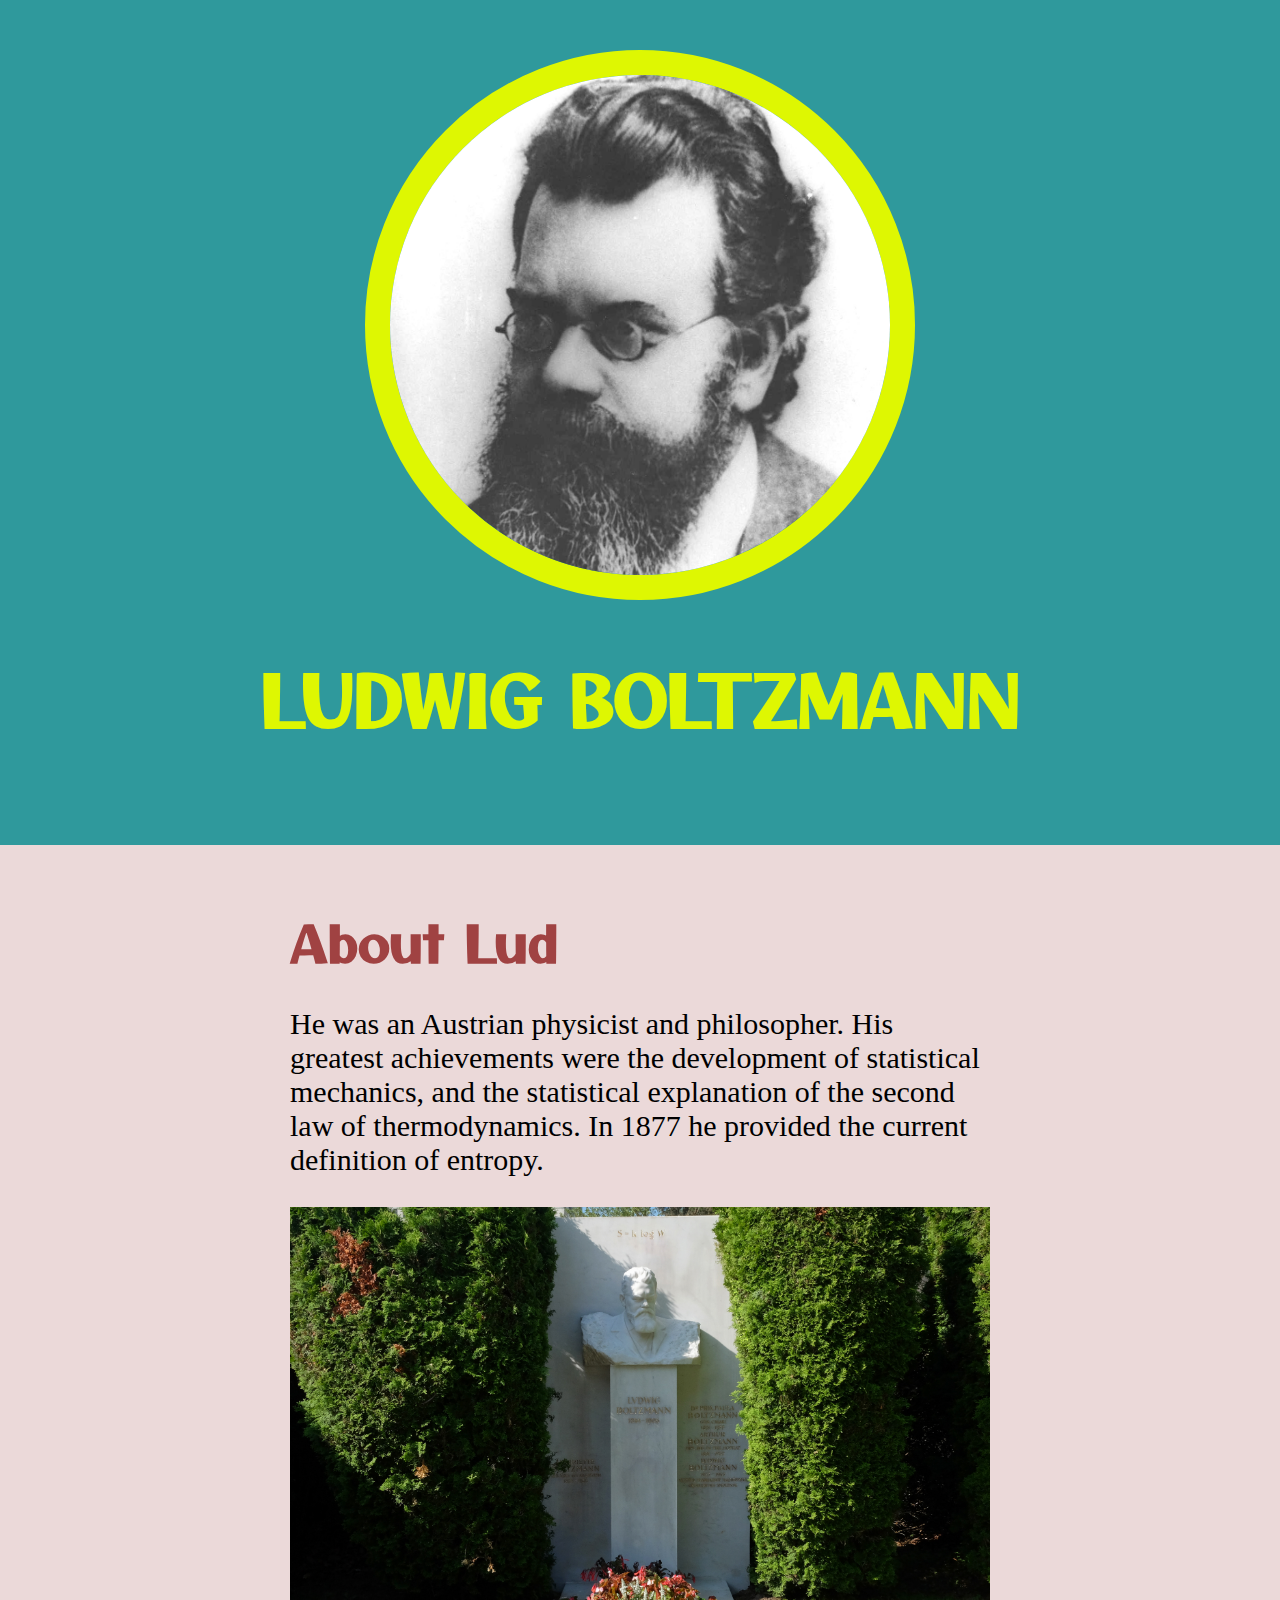
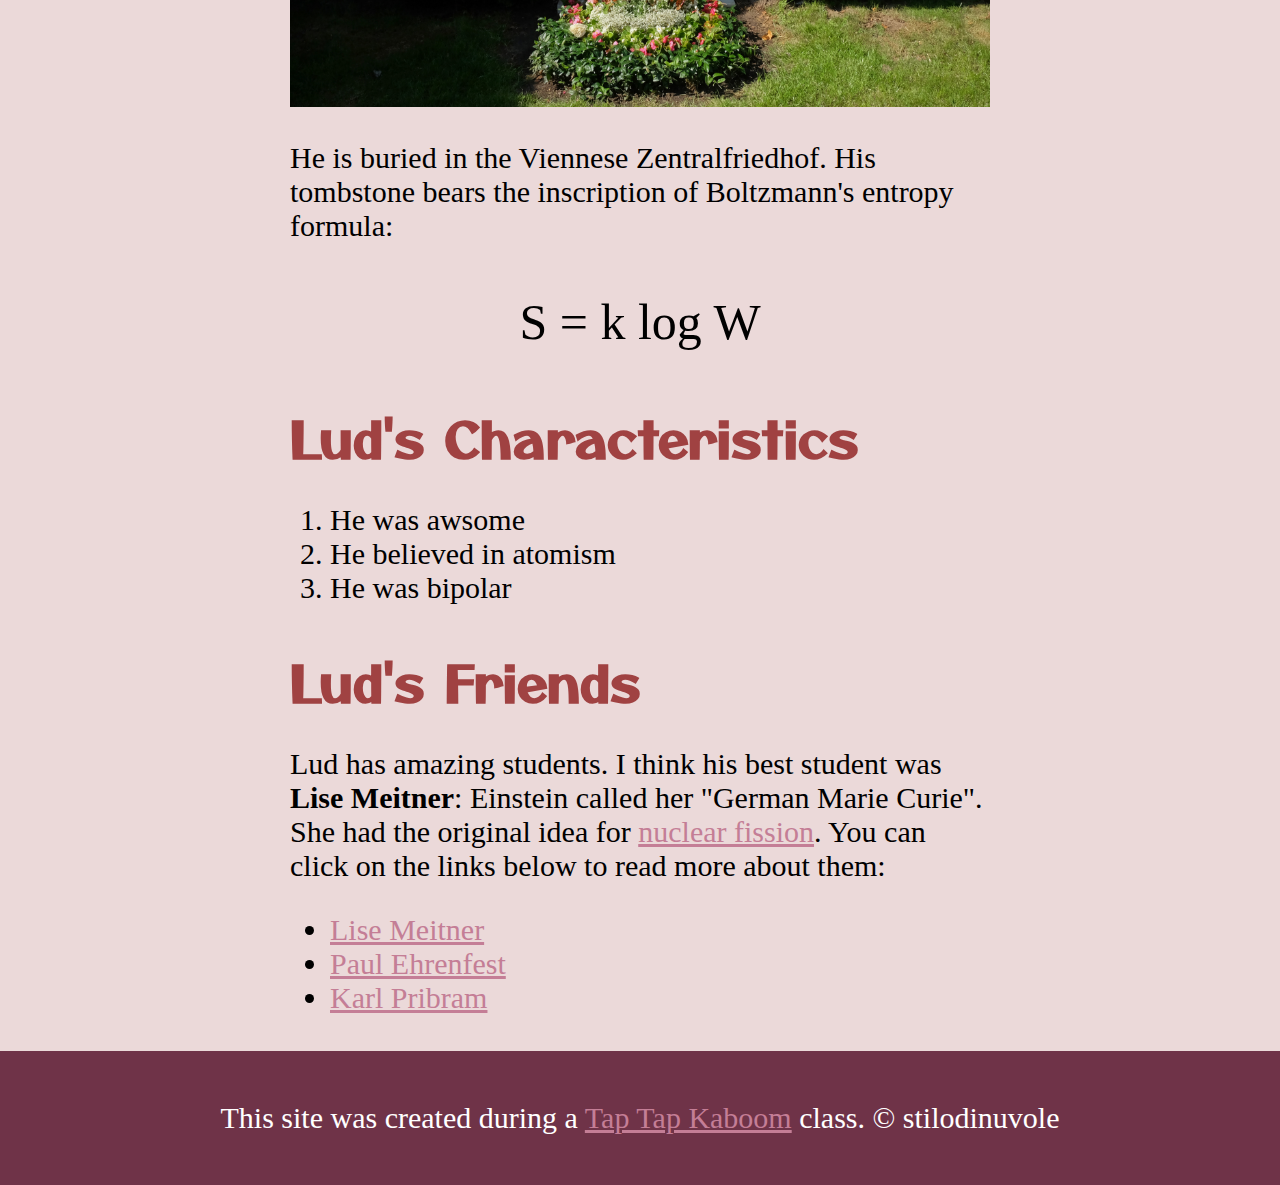
<file: index.html>
<!DOCTYPE html>
<html>
    <head>
        <title> Ludwig Eduard Boltzmann</title>
        <link rel="icon" href="img/Ludwig_Boltzmann.jpg"/>
        <link href="https://fonts.googleapis.com/css2?family=Otomanopee+One&display=swap" rel="stylesheet">
        <link rel="stylesheet" type="text/css" href="css/hero.css">
    </head>
    
    <body>
        <!-- header element-->
        <header>
            <img src="img/Ludwig_Boltzmann.jpg" class="center" width="500" height="500">
            <h1> Ludwig Boltzmann</h1>
        </header>
        <!-- main element-->
        <main>
            <h2>About Lud</h2>
            <p> He was an Austrian physicist and philosopher. His greatest achievements were the development of statistical mechanics, and the statistical explanation of the second law of thermodynamics. In 1877 he provided the current definition of entropy.</p>

            <img src="img/lud_big.jpg" width="800" height="500">
            <p> He is buried in the Viennese Zentralfriedhof. His tombstone bears the inscription of Boltzmann's entropy formula: </p>
            <p style="font-size: 50px; text-align: center;">S = k log W</p>
           <!-- Characteristics-->
            <h2>Lud's Characteristics</h2>
            <ol>
                <li>He was awsome</li>
                <li>He believed in atomism</li>
                <li>He was bipolar</li>
            </ol>
            <!--Friends-->
            <h2> Lud's Friends</h2>
            <p>Lud has amazing students. I think his best student was <b>Lise Meitner</b>: Einstein called her "German Marie Curie". She had the original idea for <a target="_blank" href="https://en.wikipedia.org/wiki/Nuclear_fission">nuclear fission</a>. You can click on the links below to read more about them:</p>
            <ul>
                <li><a target="_blank" href="https://en.wikipedia.org/wiki/Lise_Meitner"> Lise Meitner</a></li>
                <li><a target="_blank" href="https://en.wikipedia.org/wiki/Paul_Ehrenfest">Paul Ehrenfest</a></li>
                <li><a target="_blank" href="https://en.wikipedia.org/wiki/Karl_P%C5%99ibram"> Karl Pribram</a></li>
            </ul>
            

        </main>
        <!--Footer element-->
        <footer>
            <p>This site was created during a <a target="_blank" href="https://www.taptapkaboom.com/">Tap Tap Kaboom</a> class. &copy; stilodinuvole</p>
        </footer>
    </body>
</html>
</file>
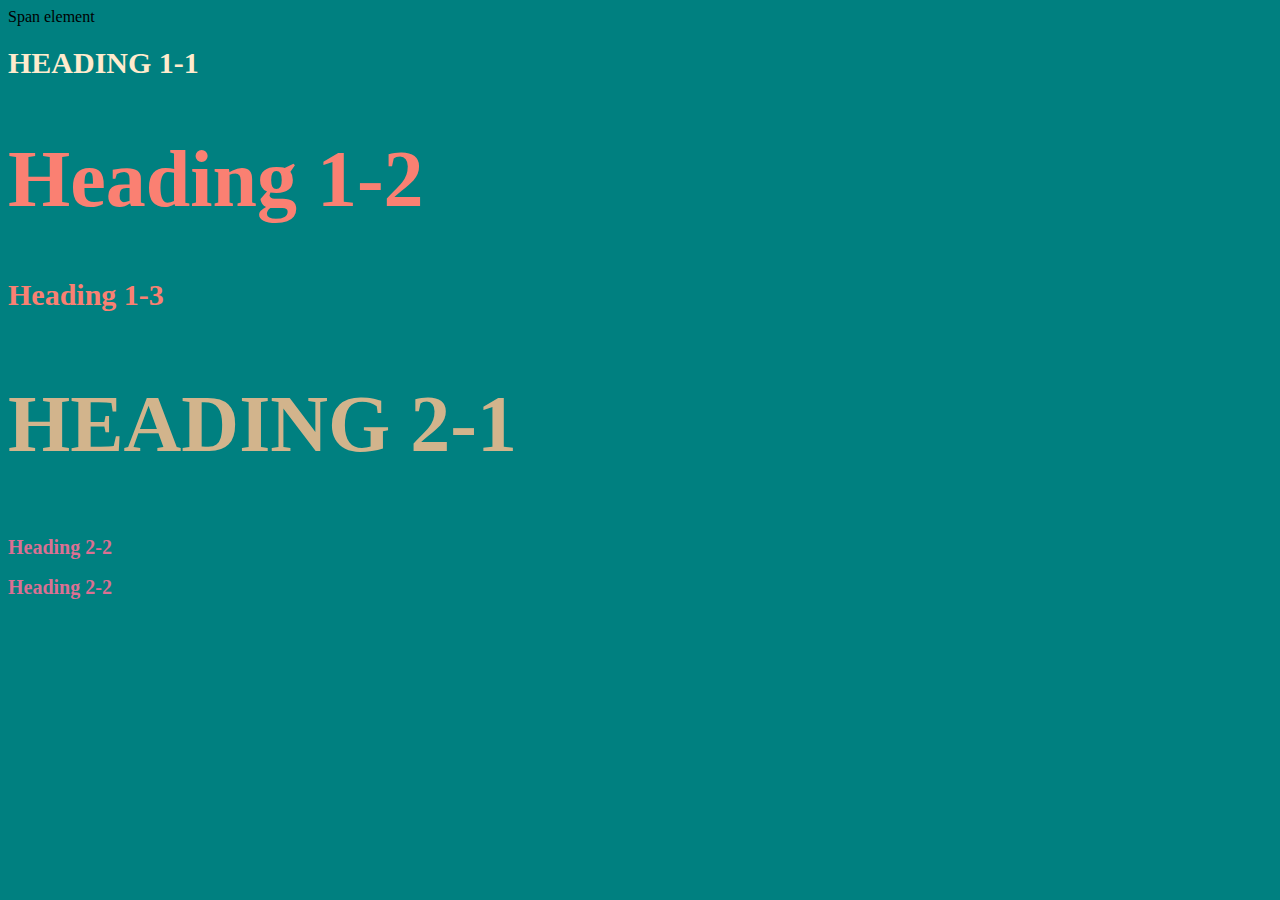
<file: style-test.html>
<!DOCTYPE html>
<html>
    <head>
        <title>Style test</title>
        <link rel="stylesheet" type="text/css" href="css/test.css">        
    </head>
    <body>
        <span> Span element</span>
        <h1 class="uppercase"> <span>Heading 1-1</span> </h1>
        <h1 class="big"> Heading 1-2</h1>
        <h1> Heading 1-3</h1>
        <h2 class="big uppercase"> Heading 2-1</h2>
        <h2> Heading 2-2</h2>
        <h2> Heading 2-2</h2>
    </body>
</html>
</file>
<file: css/hero.css>
body{
    background-color: #e2c8c8b0;
    margin: 0;
    font-family: Georgia, 'Times New Roman', Times, serif;
}
header{
    background-color: #2f999c;
    text-align: center;
    padding-top: 50px;
    padding-bottom: 50px;
}
header h1{
    color: #def702;
    text-align: center;
    text-transform: uppercase;
    
    font-size: 70px;
}
h1,h2{
    font-family: 'Otomanopee One', sans-serif;
}
.center {
    display: block;
    margin-left: auto;
    margin-right: auto;
  }
  header img{
      border-radius: 300px;
      border: #def702 solid 25px;
      }

      main{
          max-width: 700px;
          margin: 0 auto;
          padding: 20px 20px 20px 20px;
      }
      main img{
          max-width: 100%;
      }
      h2{
          font-size: 50px;
          color:#a04242;
          margin: 40px 0px 10px;
      }
      p{
          font-size: 30px;
      }
      a{
        font-size: 30px;
        color:#c47e96;
      }
      a:hover{
          background-color: #6f3348;
          color: white;
      }
      footer{
          text-align: center;
          background-color: #6f3348;
          color: white;
          padding: 50px;
      }
      footer p{
          margin:0;
      }
      ol{
          font-size: 30px;
      }
      li{
          font-size: 30px;}
      h1{
            animation-duration: 3s;
            animation-name: slidein;
          }
          
          @keyframes slidein {
            from {
              margin-left: 100%;
              width: 300%;
            }
          
            to {
              margin-left: 0%;
              width: 100%;
            }
          }
          
      /* The animation code */
@keyframes example {
    0%   { left:-600px; top:-600px;}
    60%  { left:200px; top:200px;}
    100% { left:0px; top:0px;}
  }
  
  /* The element to apply the animation to */
  header img {
    position: relative;
    animation-name: example;
    animation-duration: 2s;
  }
</file>
<file: css/test.css>
body{
    background-color: teal;
}
h1{
font-size: 30px;
color : salmon
}
h2{
font-size : 20px;
color: palevioletred;
}
.big{
font-size: 80px;
}
.uppercase{
text-transform: uppercase;
}
.big.uppercase{
color: tan;
}
h1 span{
color: blanchedalmond;
}
</file>
